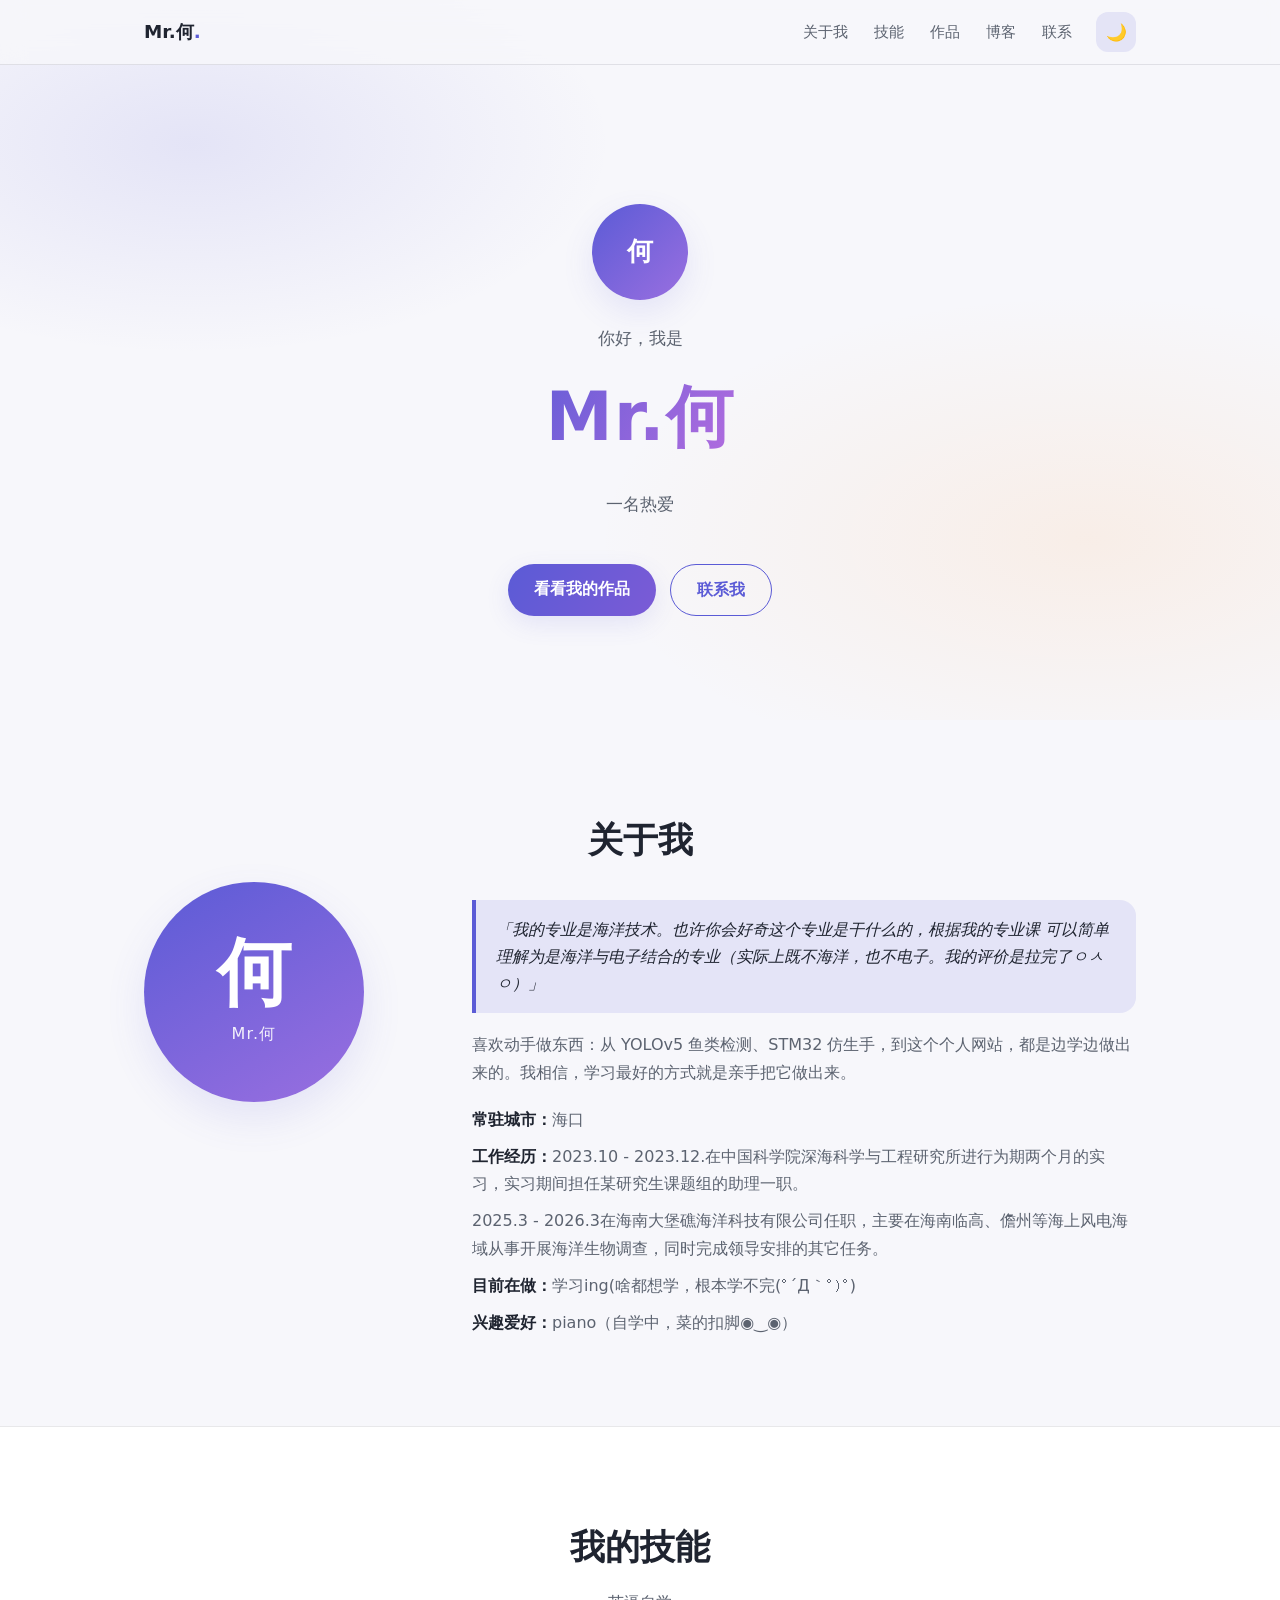
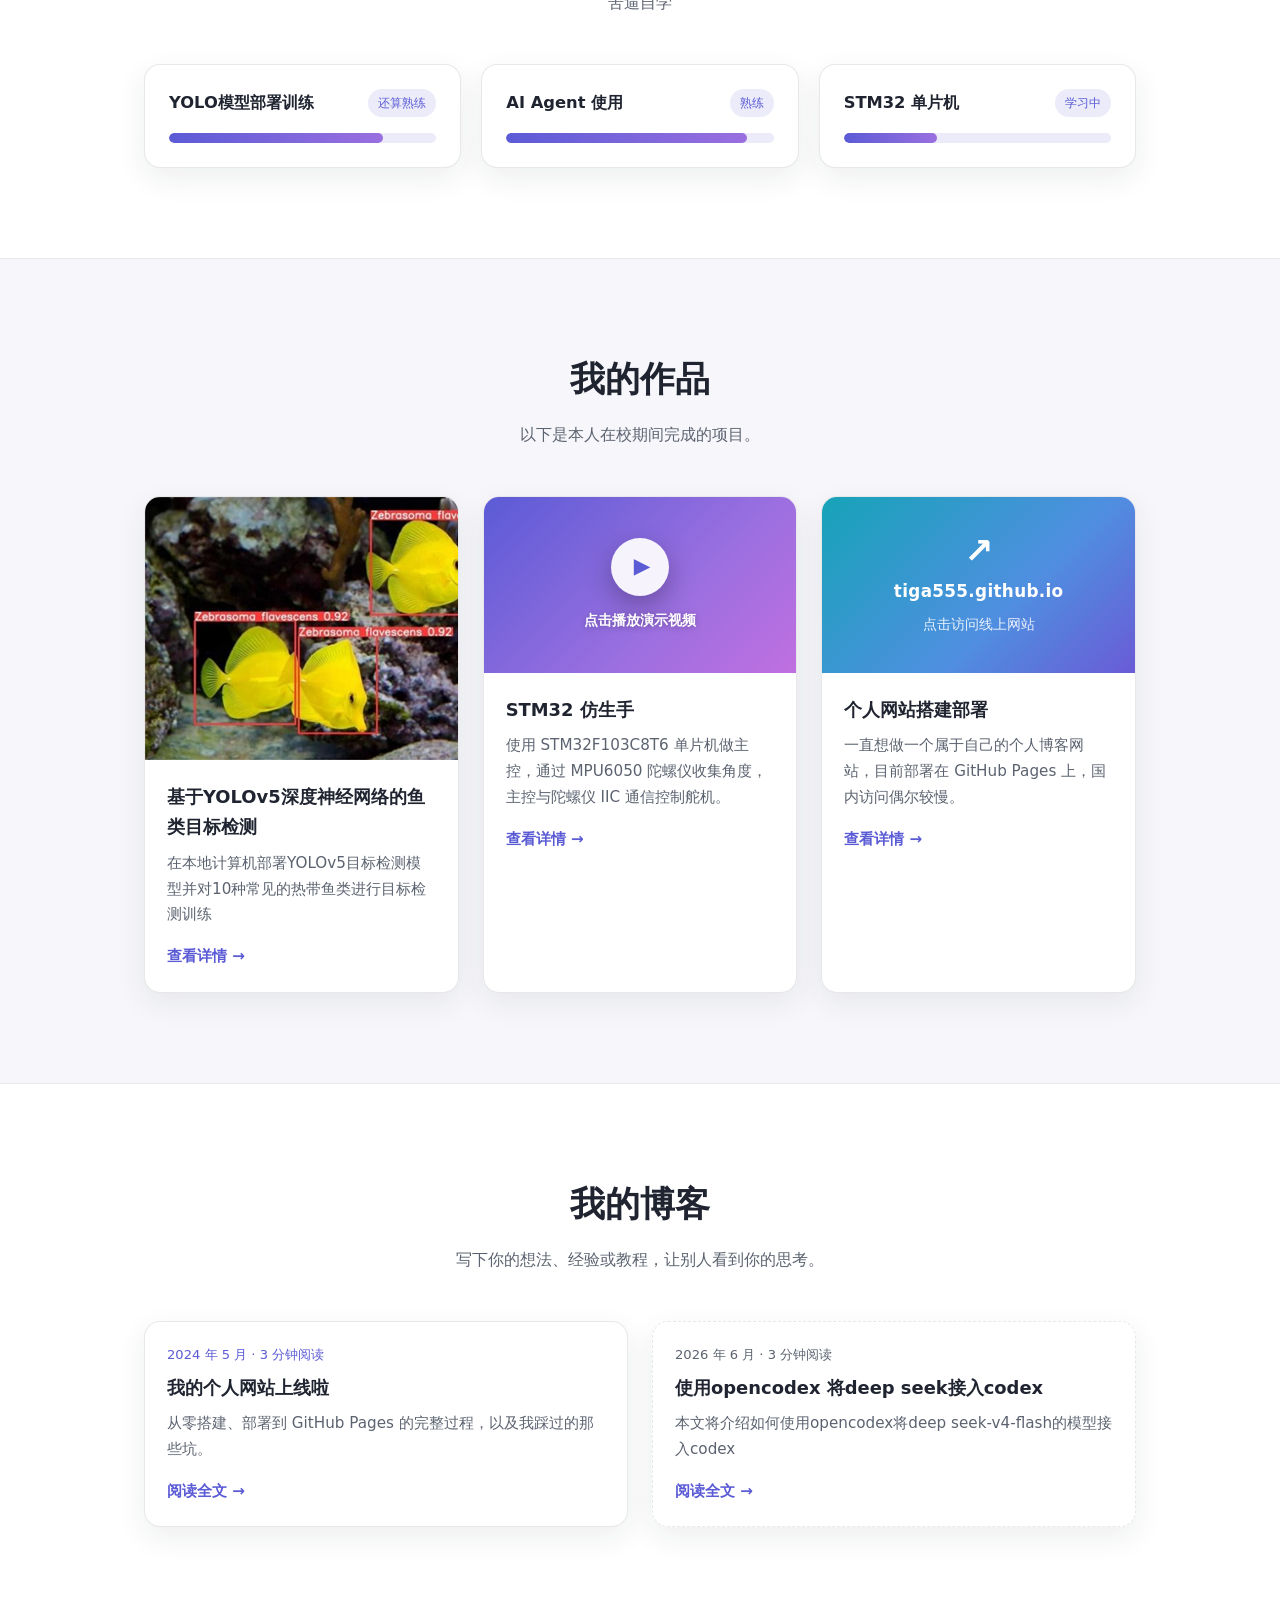
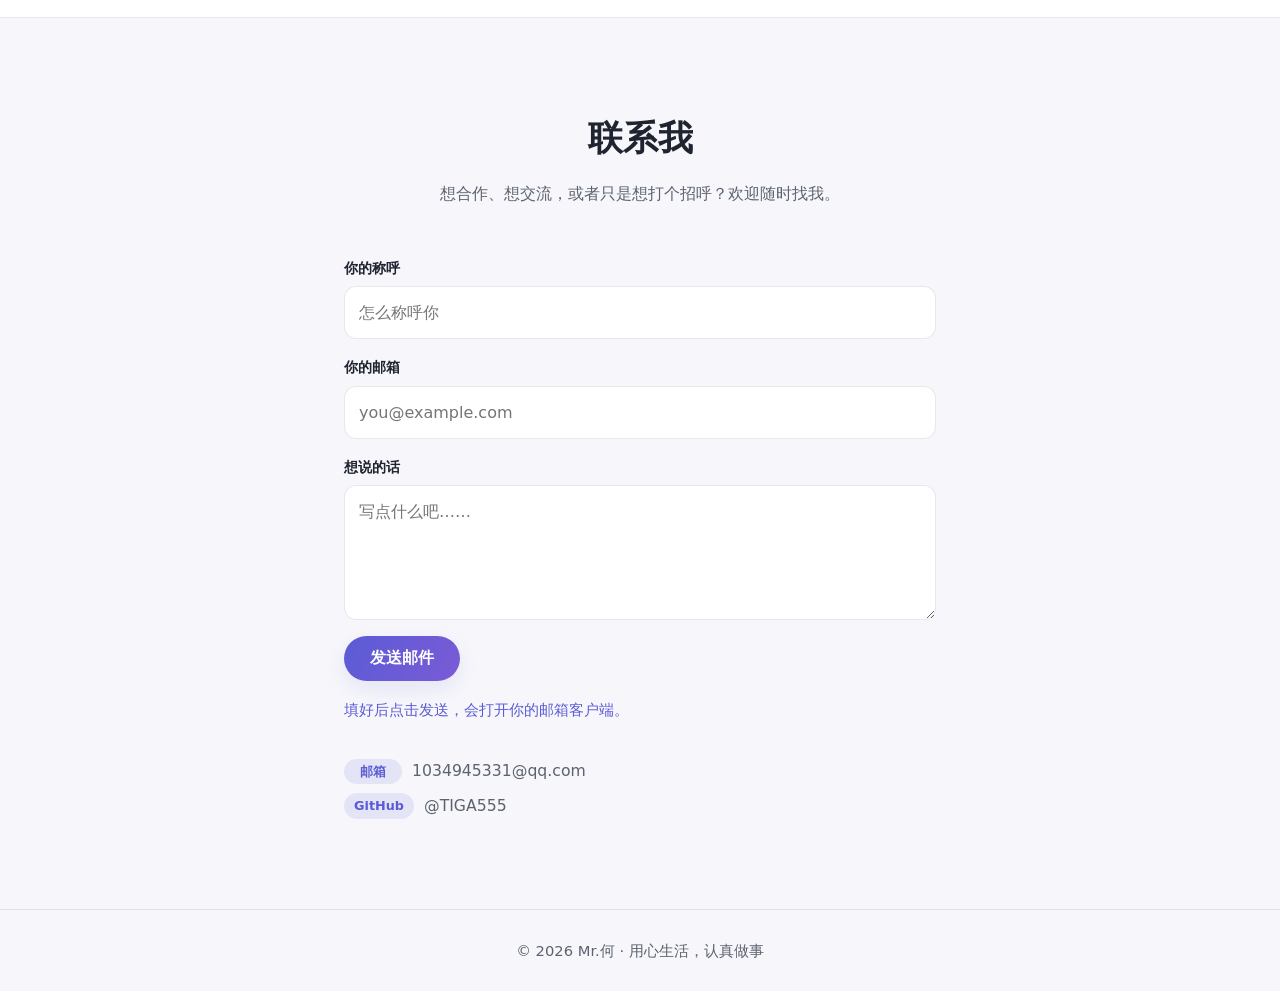
<file: index.html>
<!DOCTYPE html>
<html lang="zh-CN">
<head>
  <meta charset="UTF-8">
  <meta name="viewport" content="width=device-width, initial-scale=1.0">
  <title>Mr.何 | 个人网站</title>
  <meta name="description" content="这是我的个人网站，介绍我做过的事、写过的文章，以及如何联系我。">
  <link rel="stylesheet" href="css/style.css">
  <link rel="icon" href="data:image/svg+xml,<svg xmlns='http://www.w3.org/2000/svg' viewBox='0 0 100 100'><text y='.9em' font-size='90'>✦</text></svg>">
</head>
<body>

  <!-- 顶部导航 -->
  <header class="site-header" id="siteHeader">
    <nav class="nav container" aria-label="主导航">
      <a class="nav-brand" href="#top">Mr.何<span class="nav-brand-dot">.</span></a>
      <button class="nav-toggle" id="navToggle" aria-label="打开菜单" aria-expanded="false">
      <span></span><span></span><span></span> 
      </button>
      <ul class="nav-links" id="navLinks">
        <li><a href="#about">关于我</a></li>
        <li><a href="#skills">技能</a></li>
        <li><a href="#projects">作品</a></li>
        <li><a href="#blog">博客</a></li>
        <li><a href="#contact">联系</a></li>
      </ul>
      <button class="theme-toggle" id="themeToggle" aria-label="切换深浅色模式" title="切换深浅色模式">🌙</button>
    </nav>
  </header>

  <main id="top">

    <!-- 首屏 -->
    <section class="hero">
      <div class="container hero-inner">
        <div class="hero-avatar" aria-hidden="true">何</div>
        <p class="hero-hello">你好，我是</p>
        <h1 class="hero-name">Mr.何</h1>
        <p class="hero-tagline" id="typedLine"></p>
        <div class="hero-actions">
          <a class="btn btn-primary" href="#projects">看看我的作品</a>
          <a class="btn btn-ghost" href="#contact">联系我</a>
        </div>
      </div>
    </section>

    <!-- 关于我 -->
    <section class="section" id="about">
      <div class="container">
        <h2 class="section-title">关于我</h2>
        <div class="about-grid">
          <div class="about-photo" aria-label="个人照片">
            <span class="about-photo-letter">何</span>
            <span class="about-photo-name">Mr.何</span>
          </div>
          <div class="about-text">
            
            <blockquote>「我的专业是海洋技术。也许你会好奇这个专业是干什么的，根据我的专业课
              可以简单理解为是海洋与电子结合的专业（实际上既不海洋，也不电子。我的评价是拉完了ㅇㅅㅇ）」</blockquote>
            <p>喜欢动手做东西：从 YOLOv5 鱼类检测、STM32 仿生手，到这个个人网站，都是边学边做出来的。我相信，学习最好的方式就是亲手把它做出来。</p>
            <ul class="about-facts">
              <li><strong>常驻城市：</strong>海口</li>
              <li><strong>工作经历：</strong>2023.10 - 2023.12.在中国科学院深海科学与工程研究所进行为期两个月的实习，实习期间担任某研究生课题组的助理一职。</li>
              <li>2025.3 - 2026.3在海南大堡礁海洋科技有限公司任职，主要在海南临高、儋州等海上风电海域从事开展海洋生物调查，同时完成领导安排的其它任务。</li>  
              <li><strong>目前在做：</strong>学习ing(啥都想学，根本学不完(ﾟ´Д｀ﾟ)ﾟ)</li>
              <li><strong>兴趣爱好：</strong>piano（自学中，菜的扣脚◉‿◉）</li>
            </ul>
          </div>
        </div>
      </div>
    </section>

    <!-- 技能 -->
    <section class="section section-alt" id="skills">
      <div class="container">
        <h2 class="section-title">我的技能</h2>
        <p class="section-subtitle">苦逼自学</p>
        <div class="skills-grid">
          <div class="skill-card">
            <div class="skill-head">
              <h3>YOLO模型部署训练</h3>
              <span class="skill-level">还算熟练</span>
            </div>
            <div class="skill-bar"><span style="--p: 80%"></span></div>
          </div>
          <div class="skill-card">
            <div class="skill-head">
              <h3>AI Agent 使用</h3>
              <span class="skill-level">熟练</span>
            </div>
            <div class="skill-bar"><span style="--p: 90%"></span></div>
          </div>
          <div class="skill-card">
            <div class="skill-head">
              <h3>STM32 单片机</h3>
              <span class="skill-level">学习中</span>
            </div>
            <div class="skill-bar"><span style="--p: 35%"></span></div>
          </div>

        </div>
      </div>
    </section>

    <!-- 作品 -->
    <section class="section" id="projects">
      <div class="container">
        <h2 class="section-title">我的作品</h2>
        <p class="section-subtitle">以下是本人在校期间完成的项目。</p>
        <div class="card-grid">
          <article class="card">
            <img class="card-thumb" src="images/fish-detection.png" alt="鱼类目标检测效果" style="object-fit:cover;">
            <div class="card-body">
              <h3>基于YOLOv5深度神经网络的鱼类目标检测</h3>
              <p>在本地计算机部署YOLOv5目标检测模型并对10种常见的热带鱼类进行目标检测训练</p>
              <a class="card-link" href="posts/yolov5-notes.html">查看详情 →</a>
            </div>
          </article>
          <article class="card">
            <div class="card-thumb card-video-cover" id="bionicVideoCover">
              <span class="play-icon" aria-hidden="true">▶</span>
              <span class="play-label">点击播放演示视频</span>
              <video id="bionicVideo" src="videos/project-demo.mp4" controls preload="none"></video>
            </div>
            <div class="card-body">
              <h3>STM32 仿生手</h3>
              <p>使用 STM32F103C8T6 单片机做主控，通过 MPU6050 陀螺仪收集角度，主控与陀螺仪 IIC 通信控制舵机。</p>
              <a class="card-link" href="#">查看详情 →</a>
            </div>
          </article>
          <article class="card">
            <a class="card-thumb card-link-cover" href="https://tiga555.github.io" target="_blank" rel="noopener">
              <span class="link-icon" aria-hidden="true">↗</span>
              <span class="link-domain">tiga555.github.io</span>
              <span class="link-hint">点击访问线上网站</span>
            </a>
            <div class="card-body">
              <h3>个人网站搭建部署</h3>
              <p>一直想做一个属于自己的个人博客网站，目前部署在 GitHub Pages 上，国内访问偶尔较慢。</p>
              <a class="card-link" href="#">查看详情 →</a>
            </div>
          </article>
        </div>
      </div>
    </section>

    <!-- 博客 -->
    <section class="section section-alt" id="blog">
      <div class="container">
        <h2 class="section-title">我的博客</h2>
        <p class="section-subtitle">写下你的想法、经验或教程，让别人看到你的思考。</p>
        <div class="card-grid">
          <article class="card">
            <div class="card-body">
              <p class="card-meta">2024 年 5 月 · 3 分钟阅读</p>
              <h3>我的个人网站上线啦</h3>
              <p>从零搭建、部署到 GitHub Pages 的完整过程，以及我踩过的那些坑。</p>
              <a class="card-link" href="posts/my-website-launch.html">阅读全文 →</a>
            </div>
          </article>

          <article class="card card-pending">
            <div class="card-body">
              <p class="card-meta">2026 年 6 月 · 3 分钟阅读</p>
              <h3>使用opencodex 将deep seek接入codex</h3>
              <p>本文将介绍如何使用opencodex将deep seek-v4-flash的模型接入codex</p>
              <a class="card-link" href="posts/open codex.html">阅读全文 →</a>
            </div>
          </article>
        </div>
      </div>
    </section>

    <!-- 联系 -->
    <section class="section" id="contact">
      <div class="container contact-wrap">
        <h2 class="section-title">联系我</h2>
        <p class="section-subtitle">想合作、想交流，或者只是想打个招呼？欢迎随时找我。</p>
        <form class="contact-form" id="contactForm">
          <div class="form-row">
            <label for="name">你的称呼</label>
            <input type="text" id="name" name="name" placeholder="怎么称呼你" required>
          </div>
          <div class="form-row">
            <label for="email">你的邮箱</label>
            <input type="email" id="email" name="email" placeholder="you@example.com" required>
          </div>
          <div class="form-row">
            <label for="message">想说的话</label>
            <textarea id="message" name="message" rows="4" placeholder="写点什么吧……" required></textarea>
          </div>
          <button class="btn btn-primary" type="submit">发送邮件</button>
          <p class="form-tip" id="formTip">填好后点击发送，会打开你的邮箱客户端。</p>
        </form>
        <div class="contact-links">
          <a href="mailto:1034945331@qq.com" class="contact-link"><span class="contact-tag">邮箱</span>1034945331@qq.com</a>
          <a href="https://github.com/TIGA555" class="contact-link"><span class="contact-tag">GitHub</span>@TIGA555</a>
        </div>
      </div>
    </section>
  </main>

  <footer class="site-footer">
    <div class="container">
      <p>© <span id="year">2026</span> Mr.何 · 用心生活，认真做事</p>
    </div>
  </footer>

  <script src="js/main.js"></script>
</body>
</html>
</file>
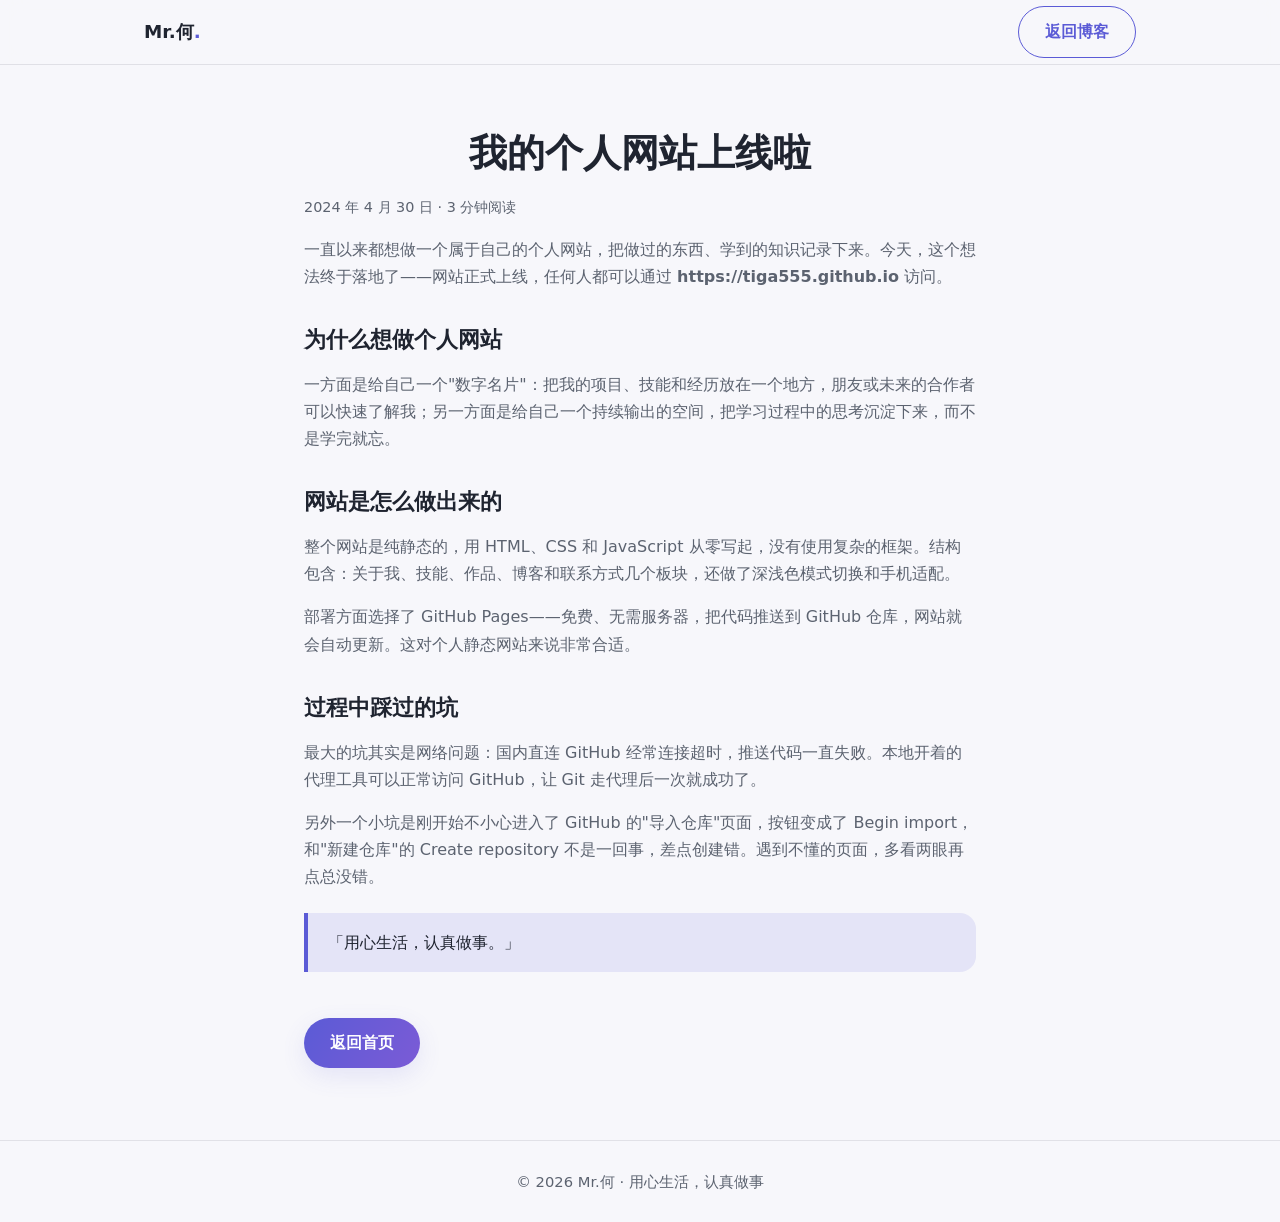
<file: posts/my-website-launch.html>
<!DOCTYPE html>
<html lang="zh-CN">
<head>
  <meta charset="UTF-8">
  <meta name="viewport" content="width=device-width, initial-scale=1.0">
  <title>我的个人网站上线啦 | Mr.何</title>
  <meta name="description" content="从零搭建个人网站并部署到 GitHub Pages 的过程记录。">
  <link rel="stylesheet" href="../css/style.css">
  <link rel="icon" href="data:image/svg+xml,<svg xmlns='http://www.w3.org/2000/svg' viewBox='0 0 100 100'><text y='.9em' font-size='90'>✦</text></svg>">
</head>
<body>

  <header class="site-header">
    <nav class="nav container" aria-label="主导航">
      <a class="nav-brand" href="../index.html">Mr.何<span class="nav-brand-dot">.</span></a>
      <a class="btn btn-ghost" href="../index.html#blog">返回博客</a>
    </nav>
  </header>

  <main>
    <article class="post-article container">
      <h1>我的个人网站上线啦</h1>
      <p class="post-meta">2024 年 4 月 30 日 · 3 分钟阅读</p>

      <p>一直以来都想做一个属于自己的个人网站，把做过的东西、学到的知识记录下来。今天，这个想法终于落地了——网站正式上线，任何人都可以通过 <strong>https://tiga555.github.io</strong> 访问。</p>

      <h2>为什么想做个人网站</h2>
      <p>一方面是给自己一个"数字名片"：把我的项目、技能和经历放在一个地方，朋友或未来的合作者可以快速了解我；另一方面是给自己一个持续输出的空间，把学习过程中的思考沉淀下来，而不是学完就忘。</p>

      <h2>网站是怎么做出来的</h2>
      <p>整个网站是纯静态的，用 HTML、CSS 和 JavaScript 从零写起，没有使用复杂的框架。结构包含：关于我、技能、作品、博客和联系方式几个板块，还做了深浅色模式切换和手机适配。</p>
      <p>部署方面选择了 GitHub Pages——免费、无需服务器，把代码推送到 GitHub 仓库，网站就会自动更新。这对个人静态网站来说非常合适。</p>

      <h2>过程中踩过的坑</h2>
      <p>最大的坑其实是网络问题：国内直连 GitHub 经常连接超时，推送代码一直失败。本地开着的代理工具可以正常访问 GitHub，让 Git 走代理后一次就成功了。</p>
      <p>另外一个小坑是刚开始不小心进入了 GitHub 的"导入仓库"页面，按钮变成了 Begin import，和"新建仓库"的 Create repository 不是一回事，差点创建错。遇到不懂的页面，多看两眼再点总没错。</p>
      <blockquote>「用心生活，认真做事。」</blockquote>

      <a class="btn btn-primary" href="../index.html">返回首页</a>
    </article>
  </main>

  <footer class="site-footer">
    <div class="container">
      <p>© 2026 Mr.何 · 用心生活，认真做事</p>
    </div>
  </footer>

</body>
</html>
</file>
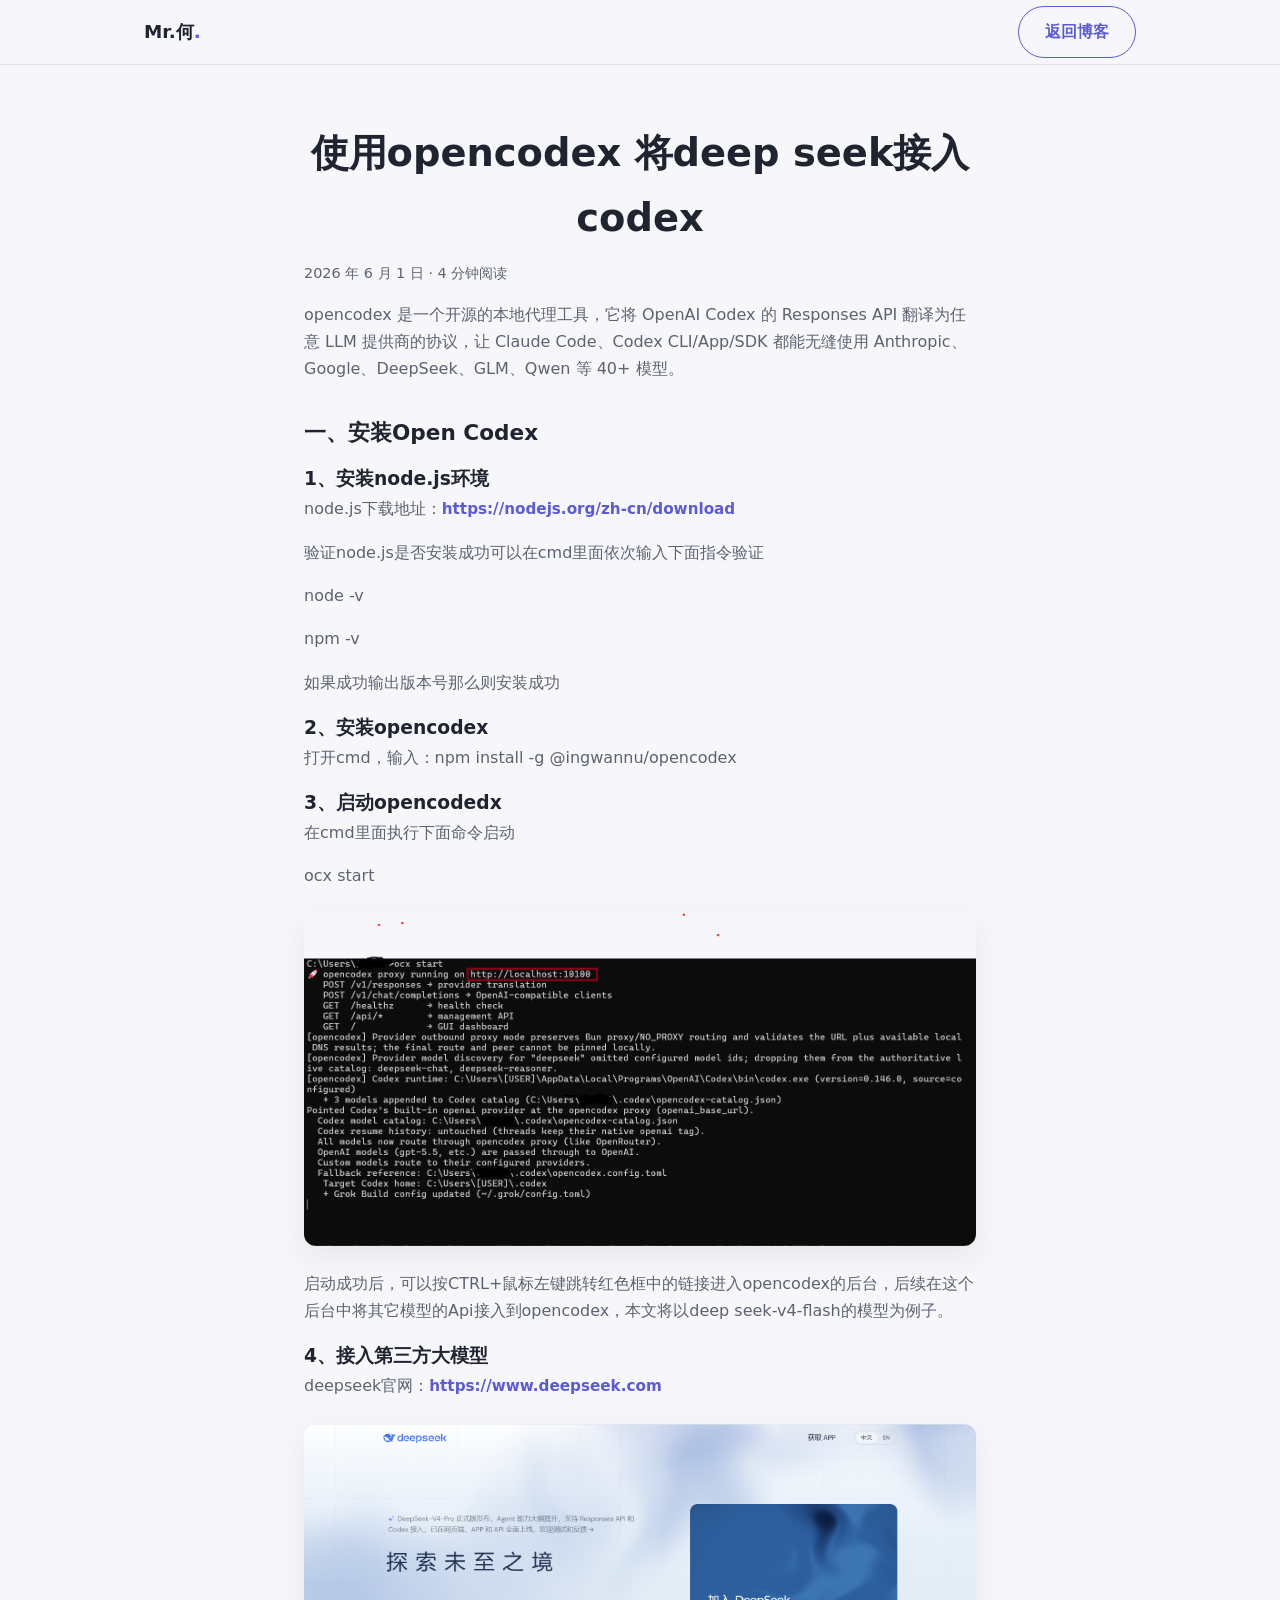
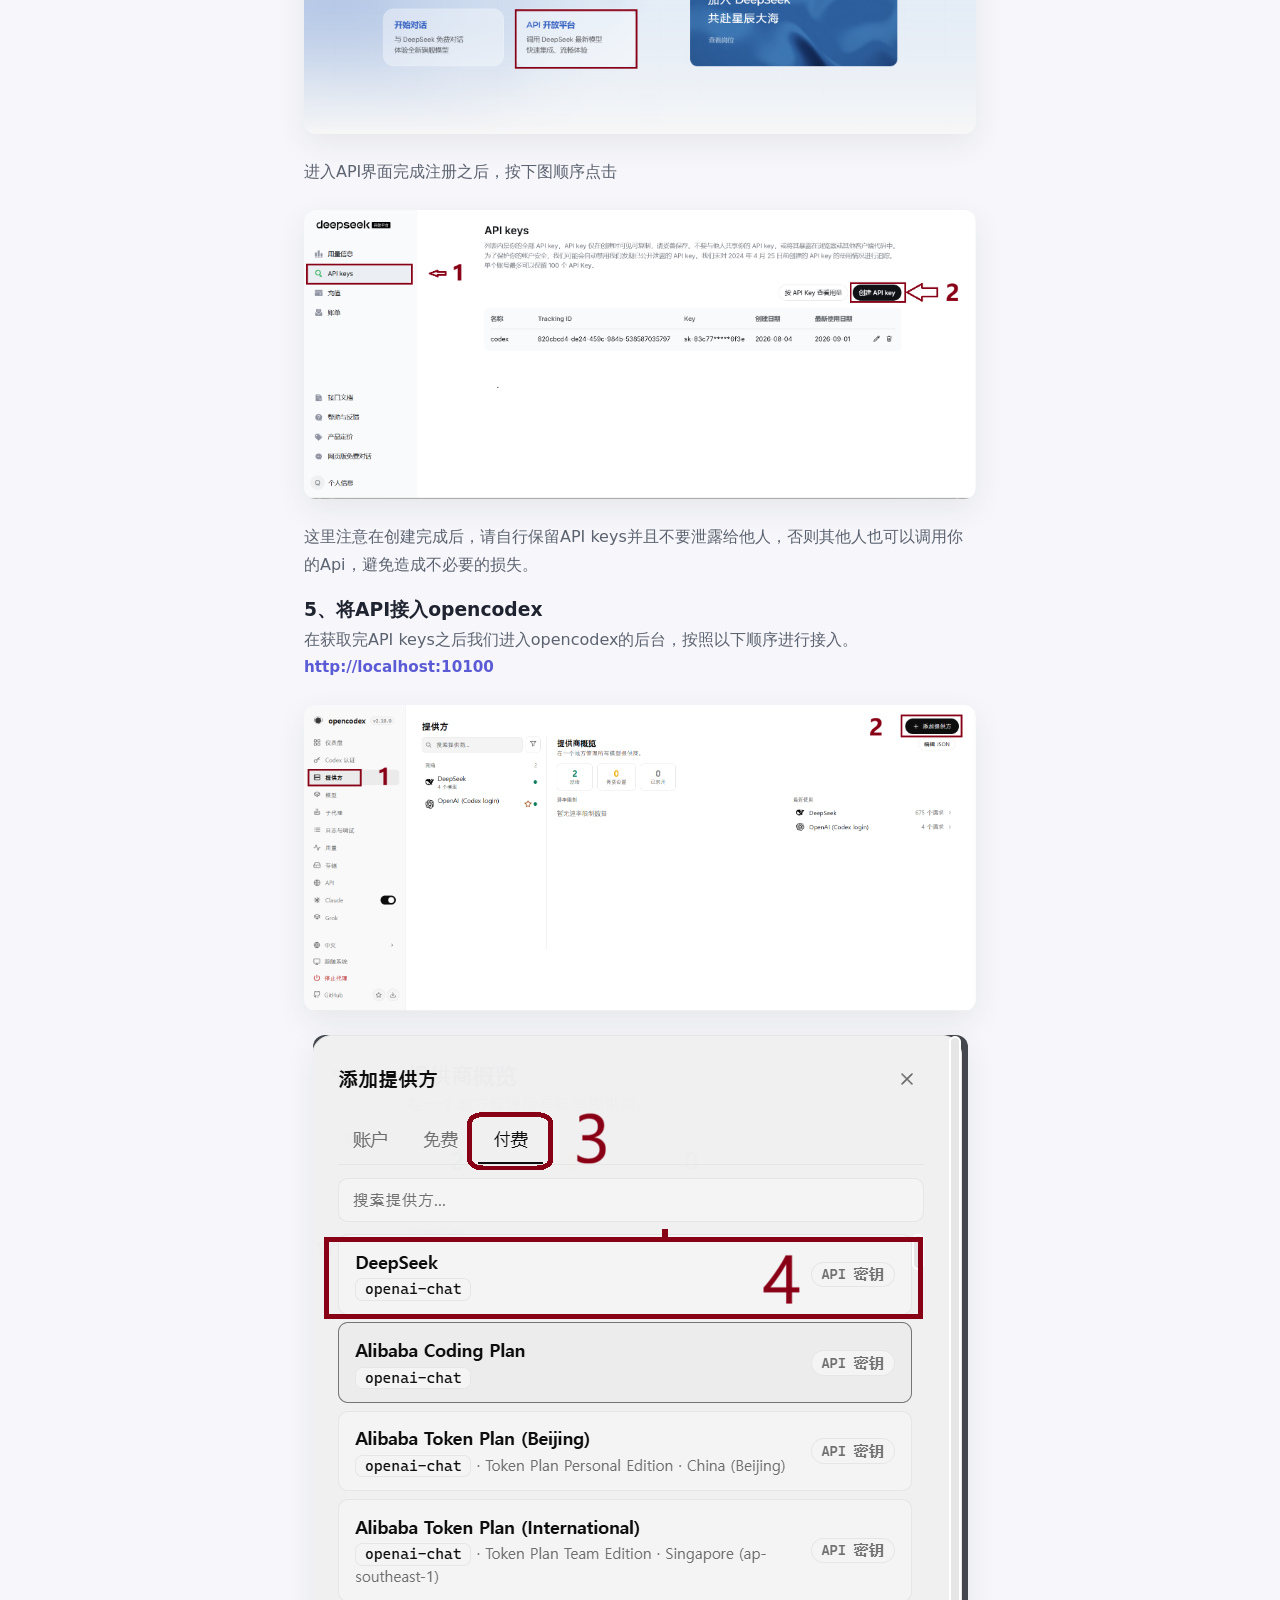
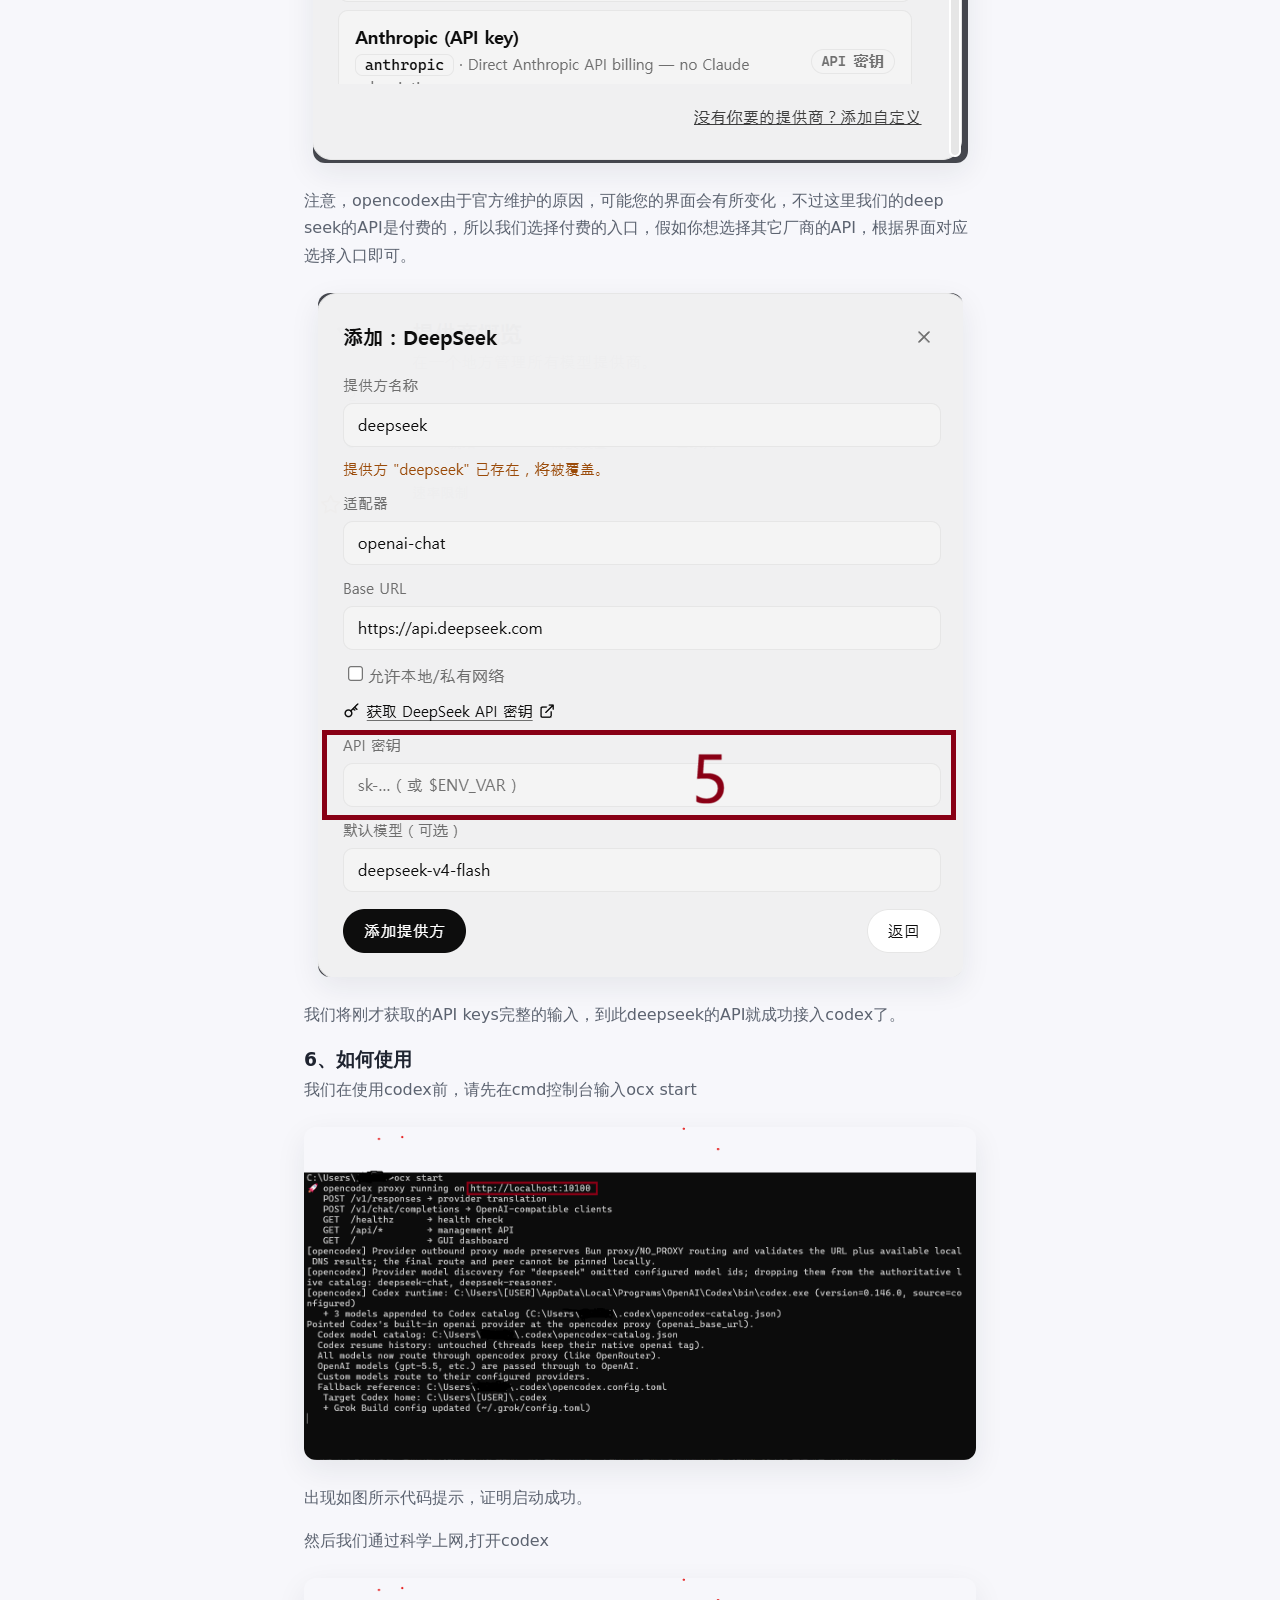
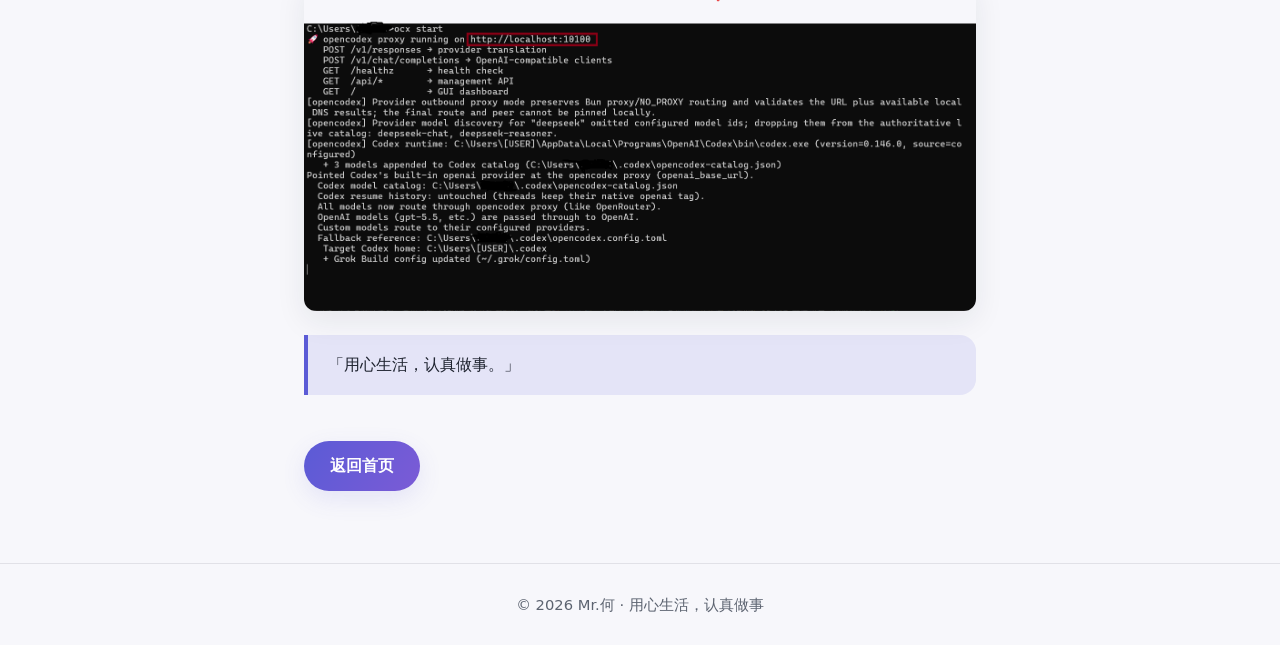
<file: posts/open codex.html>
<!DOCTYPE html>
<html lang="zh-CN">
<head>
  <meta charset="UTF-8">
  <meta name="viewport" content="width=device-width, initial-scale=1.0">
  <title>使用opencodex 将deep seek接入codex | Mr.何</title>
  <meta name="description" content="使用opencodex 将deep seek接入codex">
  <link rel="stylesheet" href="../css/style.css">
  <link rel="icon" href="data:image/svg+xml,<svg xmlns='http://www.w3.org/2000/svg' viewBox='0 0 100 100'><text y='.9em' font-size='90'>✦</text></svg>">
</head>
<body>

  <header class="site-header">
    <nav class="nav container" aria-label="主导航">
      <a class="nav-brand" href="../index.html">Mr.何<span class="nav-brand-dot">.</span></a>
      <a class="btn btn-ghost" href="../index.html#blog">返回博客</a>
    </nav>
  </header>

  <main>
    <article class="post-article container">
      <h1>使用opencodex 将deep seek接入codex</h1>
      <p class="post-meta">2026 年 6 月 1 日 · 4 分钟阅读</p>

      <p>opencodex 是一个开源的本地代理工具，它将 OpenAI Codex 的 Responses API 翻译为任意 LLM 提供商的协议，让 Claude Code、Codex CLI/App/SDK 都能无缝使用 Anthropic、Google、DeepSeek、GLM、Qwen 等 40+ 模型。</p>

      <h2>一、安装Open Codex</h2>
      <h3>1、安装node.js环境</h3>
      <p>node.js下载地址：<a class="card-link" href="https://nodejs.org/zh-cn/download">https://nodejs.org/zh-cn/download</a></p>
      <p>验证node.js是否安装成功可以在cmd里面依次输入下面指令验证</p>
      <p>node -v</p> <p>npm -v</p>
      <p>如果成功输出版本号那么则安装成功</p>


      <h3>2、安装opencodex</h2>
      <p>打开cmd，输入：npm install -g @ingwannu/opencodex</p>
      <h3>3、启动opencodedx</h3>
      <p>在cmd里面执行下面命令启动</p>
      <p>ocx start</p>
      <img src="../images/ocx-start.png" alt="opencodex成功启动">
      <p>启动成功后，可以按CTRL+鼠标左键跳转红色框中的链接进入opencodex的后台，后续在这个后台中将其它模型的Api接入到opencodex，本文将以deep seek-v4-flash的模型为例子。</p>

      <h3>4、接入第三方大模型</h3>
      <p>deepseek官网：<a class="card-link" href=https://www.deepseek.com>https://www.deepseek.com</a></p>
      <img src="../images/deepseek.png" >
      <p>进入API界面完成注册之后，按下图顺序点击</p>
      <img src="../images/deepseek-api.png" >
      <p>这里注意在创建完成后，请自行保留API keys并且不要泄露给他人，否则其他人也可以调用你的Api，避免造成不必要的损失。</p>
      <h3>5、将API接入opencodex</h3>
      <p>在获取完API keys之后我们进入opencodex的后台，按照以下顺序进行接入。<a class="card-link" href="http://localhost:10100">http://localhost:10100</a></p>
      <img src="../images/opencodex.png" >
      <img src="../images/opencodex-api.png" >
      <p>注意，opencodex由于官方维护的原因，可能您的界面会有所变化，不过这里我们的deep seek的API是付费的，所以我们选择付费的入口，假如你想选择其它厂商的API，根据界面对应选择入口即可。</p>
      <img src="../images/opencodex-api5.png" >
      <p>我们将刚才获取的API keys完整的输入，到此deepseek的API就成功接入codex了。</p>
      <h3>6、如何使用</h3>
      <p>我们在使用codex前，请先在cmd控制台输入ocx start<img src="../images/ocx-start.png" alt="opencodex成功启动">出现如图所示代码提示，证明启动成功。</p>
      <p>然后我们通过科学上网,打开codex<img src="../images/ocx-start.png" alt="codex可以使用deep seek-v4-flash的模型了."></p>
      <blockquote>「用心生活，认真做事。」</blockquote>

      <a class="btn btn-primary" href="../index.html">返回首页</a>
    </article>
  </main>

  <footer class="site-footer">
    <div class="container">
      <p>© 2026 Mr.何 · 用心生活，认真做事</p>
    </div>
  </footer>

</body>
</html>
</file>
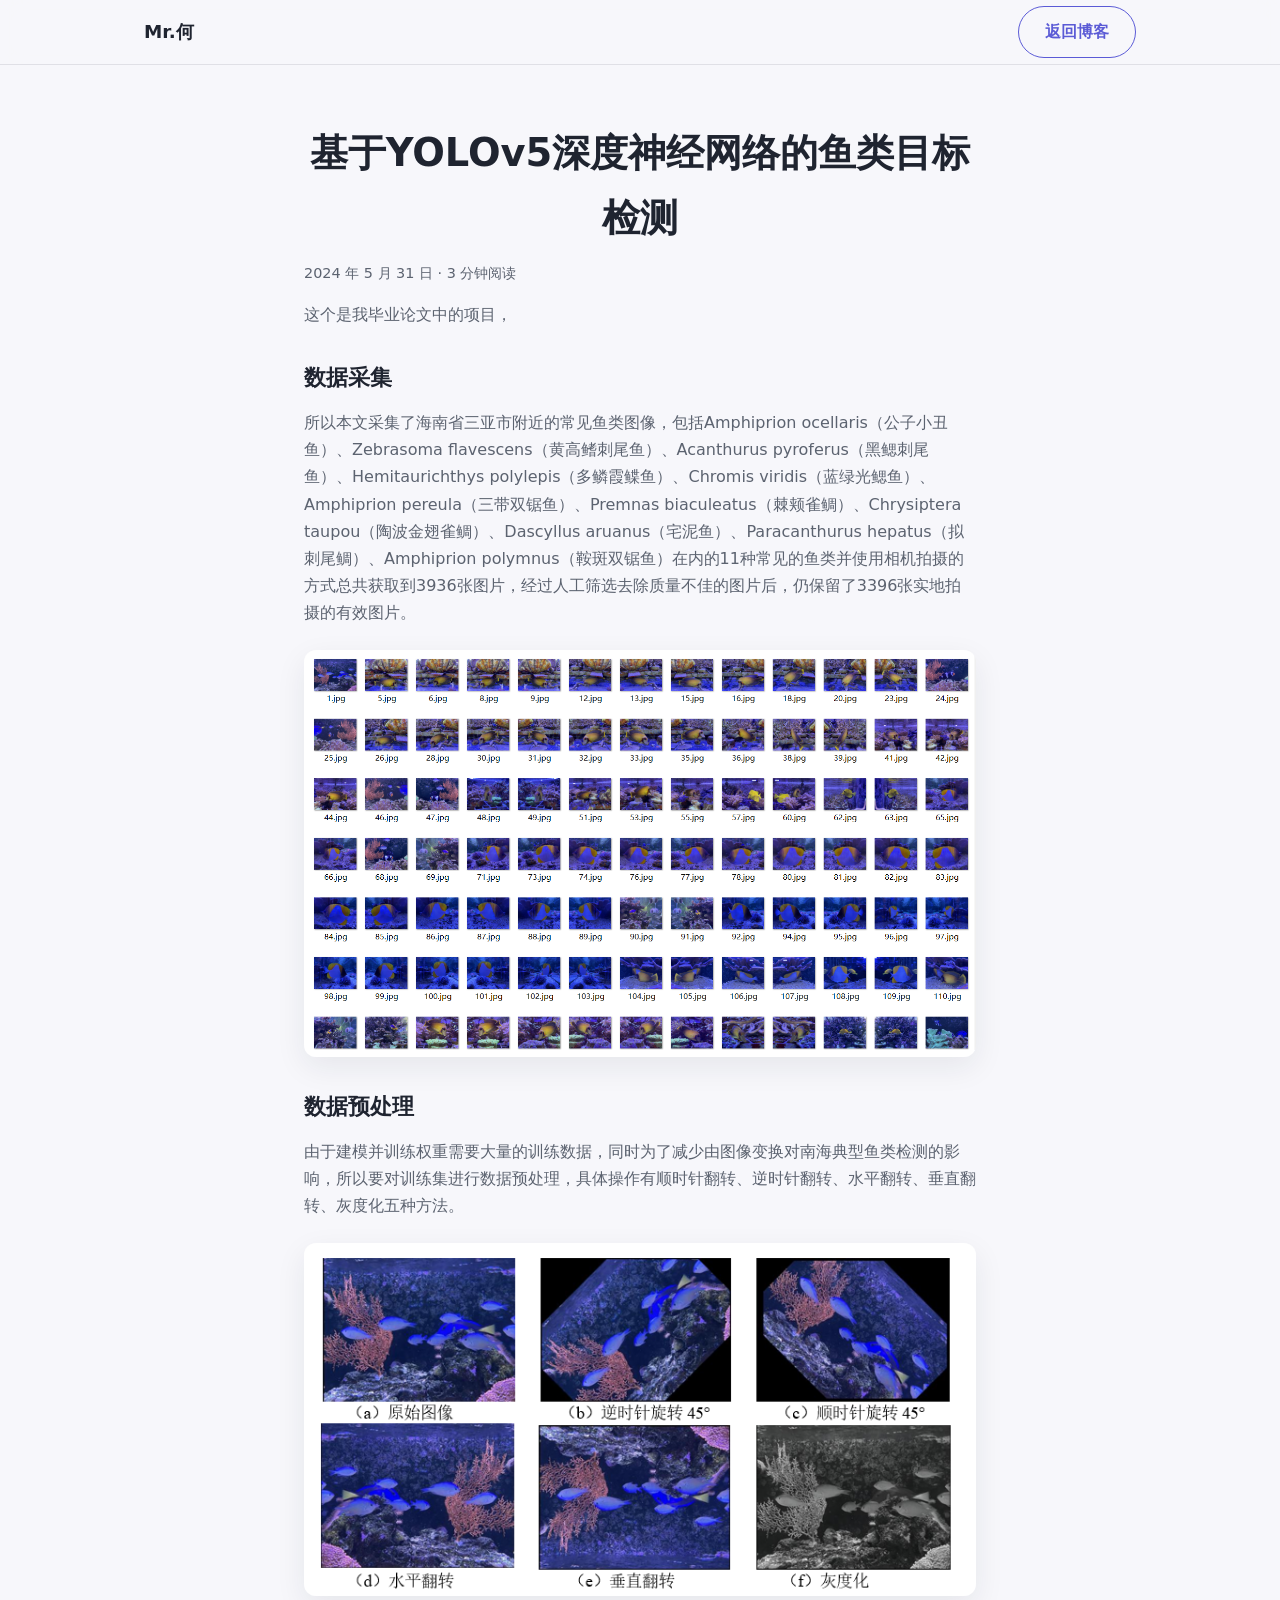
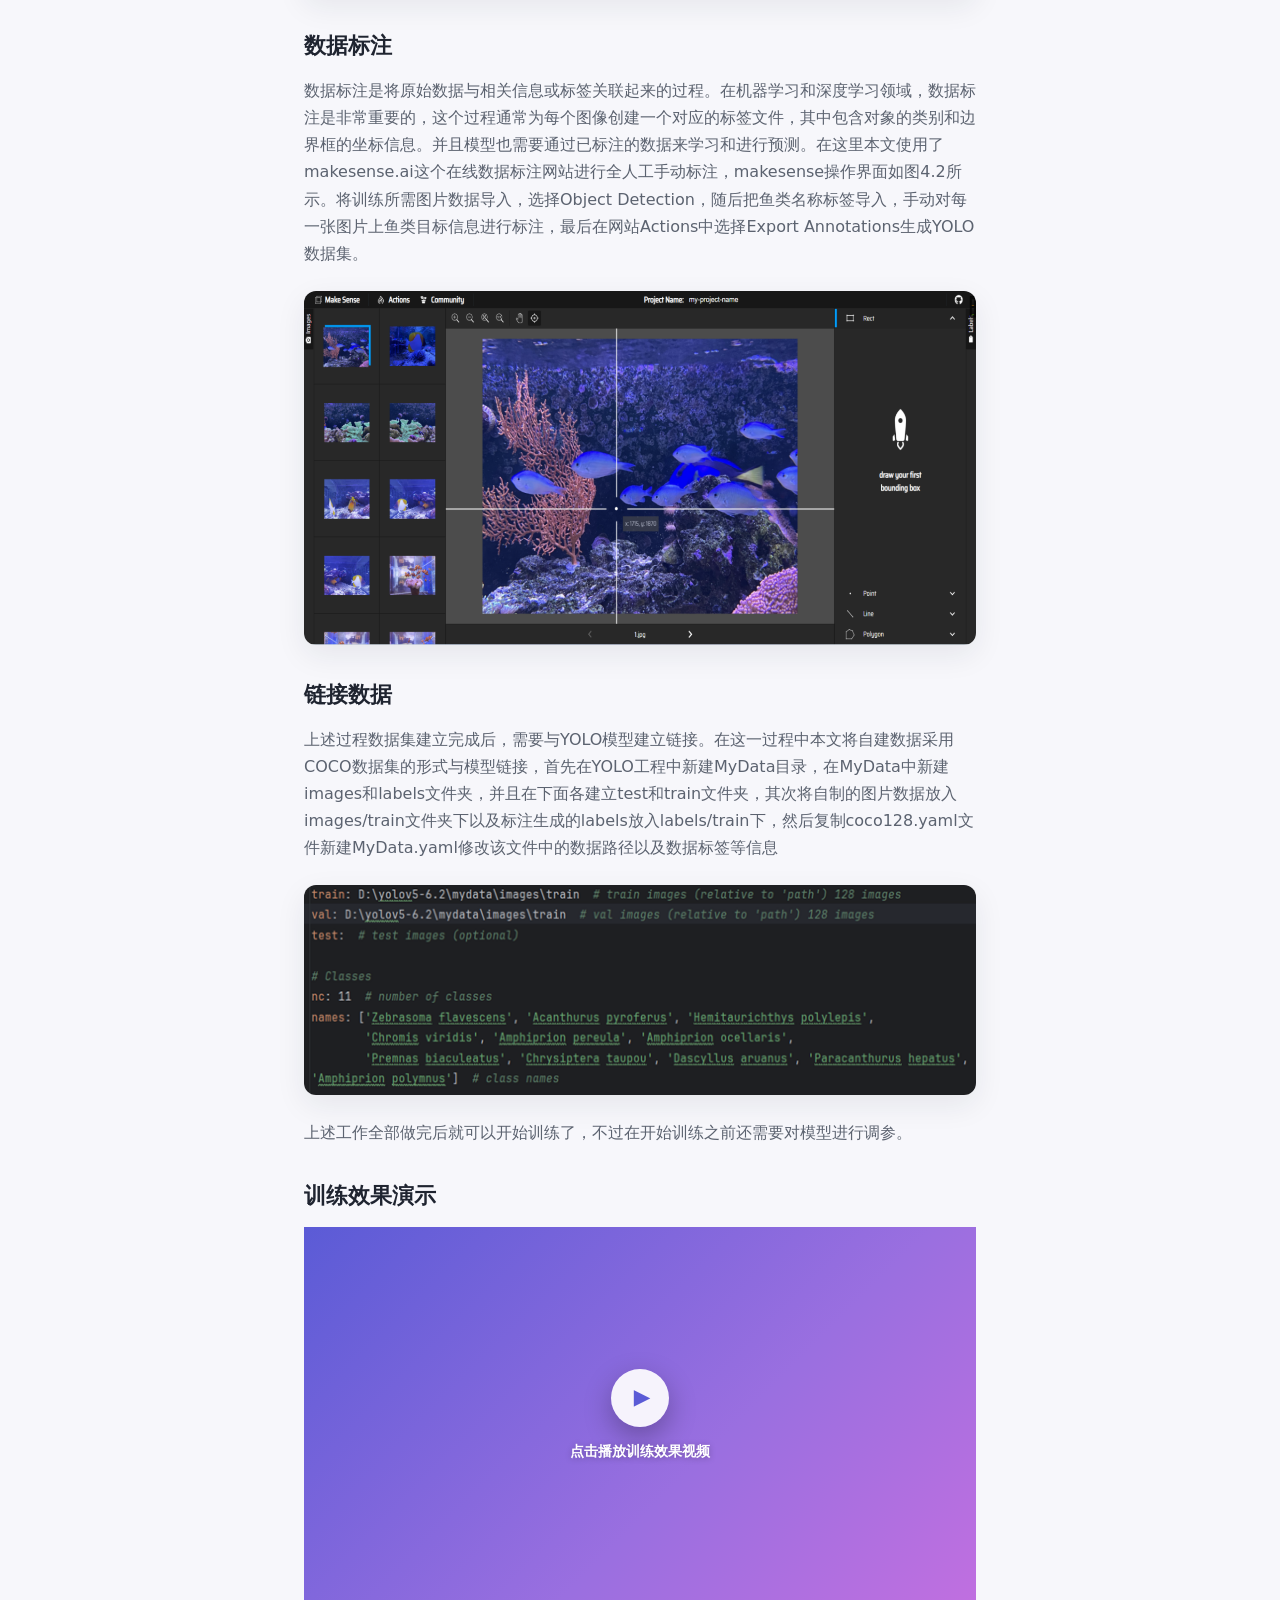
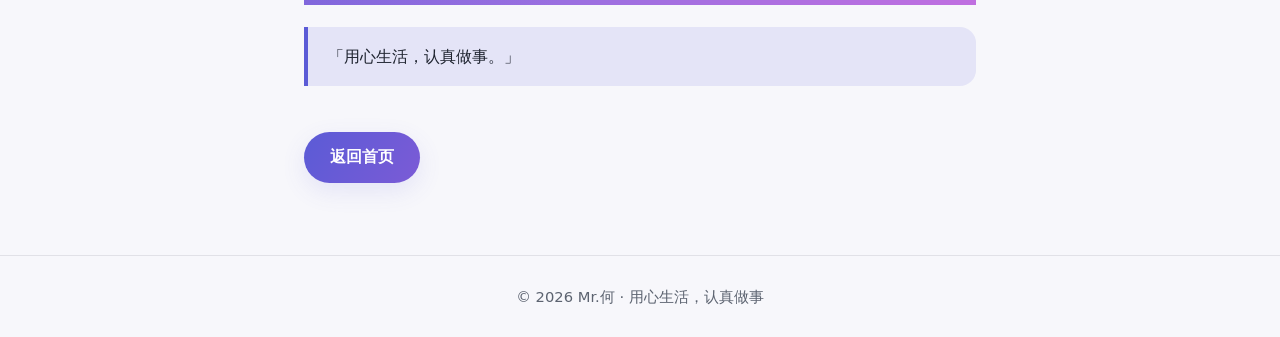
<file: posts/yolov5-notes.html>
<!DOCTYPE html>
<html lang="zh-CN">
<head>
  <meta charset="UTF-8">
  <meta name="viewport" content="width=device-width, initial-scale=1.0">
  <title>我的个人网站上线啦 | Mr.何</title>
  <meta name="description" content="从零搭建个人网站并部署到 GitHub Pages 的过程记录。">
  <link rel="stylesheet" href="../css/style.css">
  <link rel="icon" href="data:image/svg+xml,<svg xmlns='http://www.w3.org/2000/svg' viewBox='0 0 100 100'><text y='.9em' font-size='90'>✦</text></svg>">
</head>
<body>

  <header class="site-header">
    <nav class="nav container" aria-label="主导航">
      <a class="nav-brand" href="../index.html">Mr.何<span class="nav-brand-dot"></span></a>
      <a class="btn btn-ghost" href="../index.html#blog">返回博客</a>
    </nav>
  </header>

  <main>
    <article class="post-article container">
      <h1>基于YOLOv5深度神经网络的鱼类目标检测</h1>
      <p class="post-meta">2024 年 5 月 31 日 · 3 分钟阅读</p>

      <p>这个是我毕业论文中的项目，</p>

      <h2>数据采集</h2>
      <p>所以本文采集了海南省三亚市附近的常见鱼类图像，包括Amphiprion ocellaris（公子小丑鱼）、Zebrasoma flavescens（黄高鳍刺尾鱼）、Acanthurus pyroferus（黑鳃刺尾鱼）、Hemitaurichthys polylepis（多鳞霞鲽鱼）、Chromis viridis（蓝绿光鳃鱼）、Amphiprion pereula（三带双锯鱼）、Premnas biaculeatus（棘颊雀鲷）、Chrysiptera taupou（陶波金翅雀鲷）、Dascyllus aruanus（宅泥鱼）、Paracanthurus hepatus（拟刺尾鲷）、Amphiprion polymnus（鞍斑双锯鱼）在内的11种常见的鱼类并使用相机拍摄的方式总共获取到3936张图片，经过人工筛选去除质量不佳的图片后，仍保留了3396张实地拍摄的有效图片。</p>
      <img src="../images/fish-dataset.png" alt="鱼类数据集预览">
      <h2>数据预处理</h2>
      <p>由于建模并训练权重需要大量的训练数据，同时为了减少由图像变换对南海典型鱼类检测的影响，所以要对训练集进行数据预处理，具体操作有顺时针翻转、逆时针翻转、水平翻转、垂直翻转、灰度化五种方法。</p>
      <img src="../images/data-chuli.png" alt="数据预处理">
      <h2>数据标注</h2>
      <p>数据标注是将原始数据与相关信息或标签关联起来的过程。在机器学习和深度学习领域，数据标注是非常重要的，这个过程通常为每个图像创建一个对应的标签文件，其中包含对象的类别和边界框的坐标信息。并且模型也需要通过已标注的数据来学习和进行预测。在这里本文使用了makesense.ai这个在线数据标注网站进行全人工手动标注，makesense操作界面如图4.2所示。将训练所需图片数据导入，选择Object Detection，随后把鱼类名称标签导入，手动对每一张图片上鱼类目标信息进行标注，最后在网站Actions中选择Export Annotations生成YOLO数据集。</p>
      <img src="../images/数据标注.png" alt="数据标注">
      <h2>链接数据</h2>
      <p>上述过程数据集建立完成后，需要与YOLO模型建立链接。在这一过程中本文将自建数据采用COCO数据集的形式与模型链接，首先在YOLO工程中新建MyData目录，在MyData中新建images和labels文件夹，并且在下面各建立test和train文件夹，其次将自制的图片数据放入images/train文件夹下以及标注生成的labels放入labels/train下，然后复制coco128.yaml文件新建MyData.yaml修改该文件中的数据路径以及数据标签等信息</p>
      <img src="../images/链接数据.png" alt="链接数据">
      <p>上述工作全部做完后就可以开始训练了，不过在开始训练之前还需要对模型进行调参。</p>
      <h2>训练效果演示</h2>
      <div class="card-thumb card-video-cover" id="yoloVideoCover">
        <span class="play-icon" aria-hidden="true">▶</span>
        <span class="play-label">点击播放训练效果视频</span>
        <video id="yoloVideo" src="../videos/1.mp4" controls preload="none"></video>
      </div>


      
      <blockquote>「用心生活，认真做事。」</blockquote>

      <a class="btn btn-primary" href="../index.html">返回首页</a>
    </article>
  </main>

  <footer class="site-footer">
    <div class="container">
      <p>© 2026 Mr.何 · 用心生活，认真做事</p>
    </div>
  </footer>

  <script src="../js/main.js"></script>
</body>
</html>
</file>
<file: css/style.css>
:root {
  --bg: #f7f7fb;
  --bg-alt: #ffffff;
  --surface: #ffffff;
  --text: #1f2430;
  --text-muted: #5c6370;
  --primary: #5b5bd6;
  --primary-strong: #4343b3;
  --primary-soft: rgba(91, 91, 214, 0.12);
  --border: rgba(31, 36, 48, 0.1);
  --shadow: 0 10px 30px rgba(31, 36, 48, 0.08);
  --radius: 16px;
  --container: 1040px;
}

[data-theme="dark"] {
  --bg: #11131a;
  --bg-alt: #171a23;
  --surface: #1c202b;
  --text: #eef0f6;
  --text-muted: #a5adbe;
  --primary: #8b8bff;
  --primary-strong: #a6a6ff;
  --primary-soft: rgba(139, 139, 255, 0.16);
  --border: rgba(238, 240, 246, 0.1);
  --shadow: 0 10px 30px rgba(0, 0, 0, 0.35);
}

* {
  margin: 0;
  padding: 0;
  box-sizing: border-box;
}

html {
  scroll-behavior: smooth;
  scroll-padding-top: 76px;
}

body {
  font-family: "PingFang SC", "Microsoft YaHei", "Hiragino Sans GB", "Noto Sans SC", system-ui, -apple-system, sans-serif;
  background: var(--bg);
  color: var(--text);
  line-height: 1.7;
  transition: background 0.3s ease, color 0.3s ease;
}

.container {
  max-width: var(--container);
  margin: 0 auto;
  padding: 0 24px;
}

a {
  color: var(--primary);
  text-decoration: none;
}

a:hover {
  color: var(--primary-strong);
}

/* ---------- 顶部导航 ---------- */
.site-header {
  position: fixed;
  top: 0;
  left: 0;
  right: 0;
  z-index: 100;
  background: color-mix(in srgb, var(--bg) 82%, transparent);
  backdrop-filter: blur(12px);
  -webkit-backdrop-filter: blur(12px);
  border-bottom: 1px solid var(--border);
}

.nav {
  display: flex;
  align-items: center;
  gap: 24px;
  height: 64px;
}

.nav-brand {
  font-size: 1.15rem;
  font-weight: 700;
  color: var(--text);
  margin-right: auto;
}

.nav-brand-dot {
  color: var(--primary);
}

.nav-links {
  display: flex;
  list-style: none;
  gap: 26px;
}

.nav-links a {
  color: var(--text-muted);
  font-size: 0.95rem;
  font-weight: 500;
}

.nav-links a:hover {
  color: var(--primary);
}

.theme-toggle,
.nav-toggle {
  border: 1px solid var(--border);
  background: var(--surface);
  color: var(--text);
  width: 40px;
  height: 40px;
  border-radius: 12px;
  cursor: pointer;
  font-size: 1.05rem;
  display: inline-flex;
  align-items: center;
  justify-content: center;
  transition: transform 0.2s ease, border-color 0.2s ease;
}

.theme-toggle {
  border: none;
  background: var(--primary-soft);
}

.theme-toggle:hover,
.nav-toggle:hover {
  transform: translateY(-1px);
  border-color: var(--primary);
}

.nav-toggle {
  display: none;
  flex-direction: column;
  gap: 4px;
}

.nav-toggle span {
  width: 18px;
  height: 2px;
  background: var(--text);
  border-radius: 2px;
  transition: transform 0.25s ease, opacity 0.25s ease;
}

.nav-toggle.open span:nth-child(1) {
  transform: translateY(6px) rotate(45deg);
}

.nav-toggle.open span:nth-child(2) {
  opacity: 0;
}

.nav-toggle.open span:nth-child(3) {
  transform: translateY(-6px) rotate(-45deg);
}

/* ---------- 首屏 ---------- */
.hero {
  min-height: 80vh;
  display: flex;
  align-items: center;
  justify-content: center;
  text-align: center;
  position: relative;
  overflow: hidden;
}

.hero::before {
  content: "";
  position: absolute;
  inset: 0;
  background:
    radial-gradient(600px 300px at 15% 20%, var(--primary-soft), transparent 70%),
    radial-gradient(700px 350px at 85% 75%, rgba(255, 170, 90, 0.12), transparent 70%);
  pointer-events: none;
}

.hero-inner {
  position: relative;
  padding-top: 100px;
}

.hero-avatar {
  width: 96px;
  height: 96px;
  margin: 0 auto 24px;
  border-radius: 50%;
  background: linear-gradient(135deg, var(--primary), #9a6fe0);
  color: #fff;
  font-size: 1.6rem;
  font-weight: 700;
  display: flex;
  align-items: center;
  justify-content: center;
  box-shadow: 0 12px 32px var(--primary-soft);
}

.hero-hello {
  color: var(--text-muted);
  font-size: 1.05rem;
}

.hero-name {
  font-size: clamp(2.4rem, 7vw, 4.2rem);
  font-weight: 800;
  letter-spacing: 0.02em;
  margin: 8px 0 16px;
  background: linear-gradient(120deg, var(--primary), #c06fe0);
  -webkit-background-clip: text;
  background-clip: text;
  color: transparent;
}

.hero-tagline {
  max-width: 560px;
  margin: 0 auto 32px;
  color: var(--text-muted);
  font-size: 1.08rem;
  min-height: 2.4em;
}

.hero-actions {
  display: flex;
  gap: 14px;
  justify-content: center;
  flex-wrap: wrap;
}

/* ---------- 通用按钮 ---------- */
.btn {
  display: inline-block;
  padding: 12px 26px;
  border-radius: 999px;
  font-weight: 600;
  font-size: 0.98rem;
  border: none;
  cursor: pointer;
  transition: transform 0.2s ease, box-shadow 0.2s ease, background 0.2s ease;
}

.btn:hover {
  transform: translateY(-2px);
}

.btn-primary {
  background: linear-gradient(120deg, var(--primary), #7b5bd6);
  color: #fff;
  box-shadow: 0 8px 24px var(--primary-soft);
}

.btn-primary:hover {
  color: #fff;
  box-shadow: 0 12px 30px var(--primary-soft);
}

.btn-ghost {
  background: transparent;
  color: var(--primary);
  border: 1.5px solid var(--primary);
}

/* ---------- 通用章节 ---------- */
.section {
  padding: 90px 0;
}

.section-alt {
  background: var(--bg-alt);
  border-top: 1px solid var(--border);
  border-bottom: 1px solid var(--border);
}

.section-title {
  font-size: clamp(1.7rem, 4vw, 2.2rem);
  font-weight: 800;
  text-align: center;
  margin-bottom: 12px;
}

.section-subtitle {
  text-align: center;
  color: var(--text-muted);
  max-width: 560px;
  margin: 0 auto 48px;
}

/* ---------- 关于 ---------- */
.about-grid {
  display: grid;
  grid-template-columns: 280px 1fr;
  gap: 48px;
  align-items: start;
}

.about-photo {
  width: 220px;
  aspect-ratio: 1 / 1;
  border-radius: 50%;
  background: linear-gradient(150deg, var(--primary), #9a6fe0);
  border: none;
  display: flex;
  flex-direction: column;
  align-items: center;
  justify-content: center;
  color: #fff;
  gap: 10px;
  box-shadow: 0 16px 40px var(--primary-soft);
}

.about-photo-letter {
  font-size: 4.6rem;
  font-weight: 800;
  line-height: 1;
}

.about-photo-name {
  font-size: 1rem;
  opacity: 0.9;
  letter-spacing: 0.08em;
}

.about-text p {
  margin-bottom: 14px;
  color: var(--text-muted);
}

.about-text blockquote {
  margin: 18px 0;
  padding: 16px 20px;
  border-left: 4px solid var(--primary);
  background: var(--primary-soft);
  border-radius: 0 var(--radius) var(--radius) 0;
  color: var(--text);
  font-style: italic;
}

.about-facts {
  list-style: none;
  margin-top: 20px;
  display: grid;
  gap: 10px;
}

.about-facts li {
  color: var(--text-muted);
}

.about-facts strong {
  color: var(--text);
}

/* ---------- 技能 ---------- */
.skills-grid {
  display: grid;
  grid-template-columns: repeat(auto-fit, minmax(220px, 1fr));
  gap: 20px;
}

.skill-card {
  background: var(--surface);
  border: 1px solid var(--border);
  border-radius: var(--radius);
  padding: 24px;
  box-shadow: var(--shadow);
}

.skill-head {
  display: flex;
  align-items: center;
  justify-content: space-between;
  gap: 12px;
  margin-bottom: 16px;
}

.skill-head h3 {
  font-size: 1.02rem;
  margin: 0;
}

.skill-level {
  font-size: 0.78rem;
  color: var(--primary);
  background: var(--primary-soft);
  padding: 3px 10px;
  border-radius: 999px;
  white-space: nowrap;
}

.skill-bar {
  height: 10px;
  background: var(--primary-soft);
  border-radius: 999px;
  overflow: hidden;
}

.skill-bar span {
  display: block;
  height: 100%;
  width: var(--p);
  background: linear-gradient(90deg, var(--primary), #9a6fe0);
  border-radius: 999px;
  transition: width 0.8s ease;
}

/* ---------- 卡片（作品 / 博客） ---------- */
.card-grid {
  display: grid;
  grid-template-columns: repeat(auto-fit, minmax(280px, 1fr));
  gap: 24px;
}

.card {
  background: var(--surface);
  border: 1px solid var(--border);
  border-radius: var(--radius);
  overflow: hidden;
  box-shadow: var(--shadow);
  transition: transform 0.25s ease, box-shadow 0.25s ease;
}

.card:hover {
  transform: translateY(-5px);
  box-shadow: 0 18px 40px var(--shadow);
}

.card-thumb {
  aspect-ratio: 16 / 9;
  background:
    linear-gradient(135deg, var(--primary-soft), transparent),
    repeating-linear-gradient(45deg, var(--primary-soft) 0 12px, transparent 12px 24px);
  display: flex;
  align-items: center;
  justify-content: center;
  color: var(--text-muted);
  font-size: 0.9rem;
}

.card-thumb img,
.card-thumb video {
  width: 100%;
  height: 100%;
  object-fit: cover;
  display: block;
  background: #000;
}

.card-video-cover {
  position: relative;
  flex-direction: column;
  gap: 12px;
  background: linear-gradient(135deg, var(--primary), #9a6fe0 60%, #c06fe0);
  cursor: pointer;
  overflow: hidden;
  color: #fff;
}

.card-video-cover video {
  position: absolute;
  inset: 0;
  object-fit: contain;
  opacity: 0;
  pointer-events: none;
  transition: opacity 0.3s ease;
}

.card-video-cover.playing video {
  opacity: 1;
  pointer-events: auto;
}

.card-video-cover.playing .play-icon,
.card-video-cover.playing .play-label {
  display: none;
}

.card-link-cover {
  flex-direction: column;
  gap: 8px;
  color: #fff;
  background: linear-gradient(135deg, #16a3b8, #4f8fe0 60%, #6a5bd6);
  text-decoration: none;
}

.card-link-cover:hover {
  color: #fff;
}

.card-link-cover:hover .link-icon {
  transform: translate(2px, -2px);
}

.link-icon {
  font-size: 2.2rem;
  font-weight: 700;
  line-height: 1;
  transition: transform 0.2s ease;
}

.link-domain {
  font-size: 1.05rem;
  font-weight: 700;
  letter-spacing: 0.02em;
}

.link-hint {
  font-size: 0.85rem;
  opacity: 0.88;
}

.play-icon {
  width: 58px;
  height: 58px;
  border-radius: 50%;
  background: rgba(255, 255, 255, 0.92);
  color: var(--primary);
  display: flex;
  align-items: center;
  justify-content: center;
  font-size: 1.35rem;
  padding-left: 4px;
  box-shadow: 0 10px 28px rgba(0, 0, 0, 0.28);
  transition: transform 0.2s ease;
}

.card-video-cover:hover .play-icon {
  transform: scale(1.08);
}

.play-label {
  font-size: 0.9rem;
  font-weight: 600;
  text-shadow: 0 1px 6px rgba(0, 0, 0, 0.25);
}

.card-pending {
  background: color-mix(in srgb, var(--surface) 55%, transparent);
  border-style: dashed;
  box-shadow: var(--shadow);
}

.card-pending .card-meta {
  color: var(--text-muted) !important;
}

.card-body {
  padding: 22px;
}

.card-body h3 {
  font-size: 1.12rem;
  margin-bottom: 8px;
}

.card-body p {
  color: var(--text-muted);
  font-size: 0.95rem;
  margin-bottom: 14px;
}

.card-meta {
  font-size: 0.82rem !important;
  color: var(--primary) !important;
  margin-bottom: 6px !important;
}

.card-link {
  font-weight: 600;
  font-size: 0.95rem;
}

/* ---------- 联系 ---------- */
.contact-wrap {
  max-width: 640px;
}

.contact-form {
  display: grid;
  gap: 16px;
  margin-bottom: 36px;
}

.form-row {
  display: grid;
  gap: 6px;
}

.form-row label {
  font-size: 0.9rem;
  font-weight: 600;
}

.form-row input,
.form-row textarea {
  padding: 12px 14px;
  border-radius: 12px;
  border: 1px solid var(--border);
  background: var(--surface);
  color: var(--text);
  font: inherit;
  resize: vertical;
}

.form-row input:focus,
.form-row textarea:focus {
  outline: none;
  border-color: var(--primary);
  box-shadow: 0 0 0 3px var(--primary-soft);
}

.contact-form .btn {
  justify-self: start;
}

.form-tip {
  font-size: 0.92rem;
  color: var(--primary);
  font-weight: 500;
}

.contact-links {
  display: flex;
  flex-direction: column;
  gap: 8px;
}

.contact-tag {
  display: inline-block;
  min-width: 58px;
  margin-right: 10px;
  padding: 2px 10px;
  border-radius: 999px;
  background: var(--primary-soft);
  color: var(--primary);
  font-size: 0.8rem;
  font-weight: 600;
  text-align: center;
}

.contact-link {
  color: var(--text-muted);
  font-size: 0.98rem;
  display: inline-flex;
  align-items: center;
}

.contact-link:hover {
  color: var(--primary);
}

/* ---------- 文章页 ---------- */
.post-article {
  max-width: 720px;
  margin: 0 auto;
  padding: 120px 24px 72px;
}

.post-article h1 {
  font-size: clamp(1.8rem, 4vw, 2.4rem);
  font-weight: 800;
  margin-bottom: 10px;
  text-align: center;
}

.post-meta {
  color: var(--text-muted);
  font-size: 0.9rem;
  margin-bottom: 36px;
}

.post-article h2 {
  font-size: 1.35rem;
  margin: 32px 0 12px;
}

.post-article p {
  color: var(--text-muted);
  margin-bottom: 16px;
}

.post-article img {
  max-width: 100%;
  height: auto;
  border-radius: 12px;
  margin: 24px auto;
  display: block;
  box-shadow: var(--shadow);
}

.post-article blockquote {
  margin: 22px 0;
  padding: 16px 20px;
  border-left: 4px solid var(--primary);
  background: var(--primary-soft);
  border-radius: 0 var(--radius) var(--radius) 0;
}

.post-article .btn {
  margin-top: 24px;
}

/* ---------- 页脚 ---------- */
.site-footer {
  border-top: 1px solid var(--border);
  padding: 28px 0;
  text-align: center;
  color: var(--text-muted);
  font-size: 0.92rem;
}

/* ---------- 响应式 ---------- */
@media (max-width: 760px) {
  .nav-toggle {
    display: inline-flex;
  }

  .nav-links {
    position: absolute;
    top: 64px;
    left: 0;
    right: 0;
    flex-direction: column;
    gap: 0;
    background: var(--bg);
    border-bottom: 1px solid var(--border);
    display: none;
    padding: 8px 24px 16px;
  }

  .nav-links.open {
    display: flex;
  }

  .nav-links li a {
    display: block;
    padding: 12px 0;
  }

  .about-grid {
    grid-template-columns: 1fr;
  }

  .about-photo {
    margin: 0 auto;
  }

  .section {
    padding: 64px 0;
  }
}

/* 滚动进入动画 */
.reveal {
  opacity: 0;
  transform: translateY(24px);
  transition: opacity 0.6s ease, transform 0.6s ease;
}

.reveal.visible {
  opacity: 1;
  transform: none;
}
</file>
